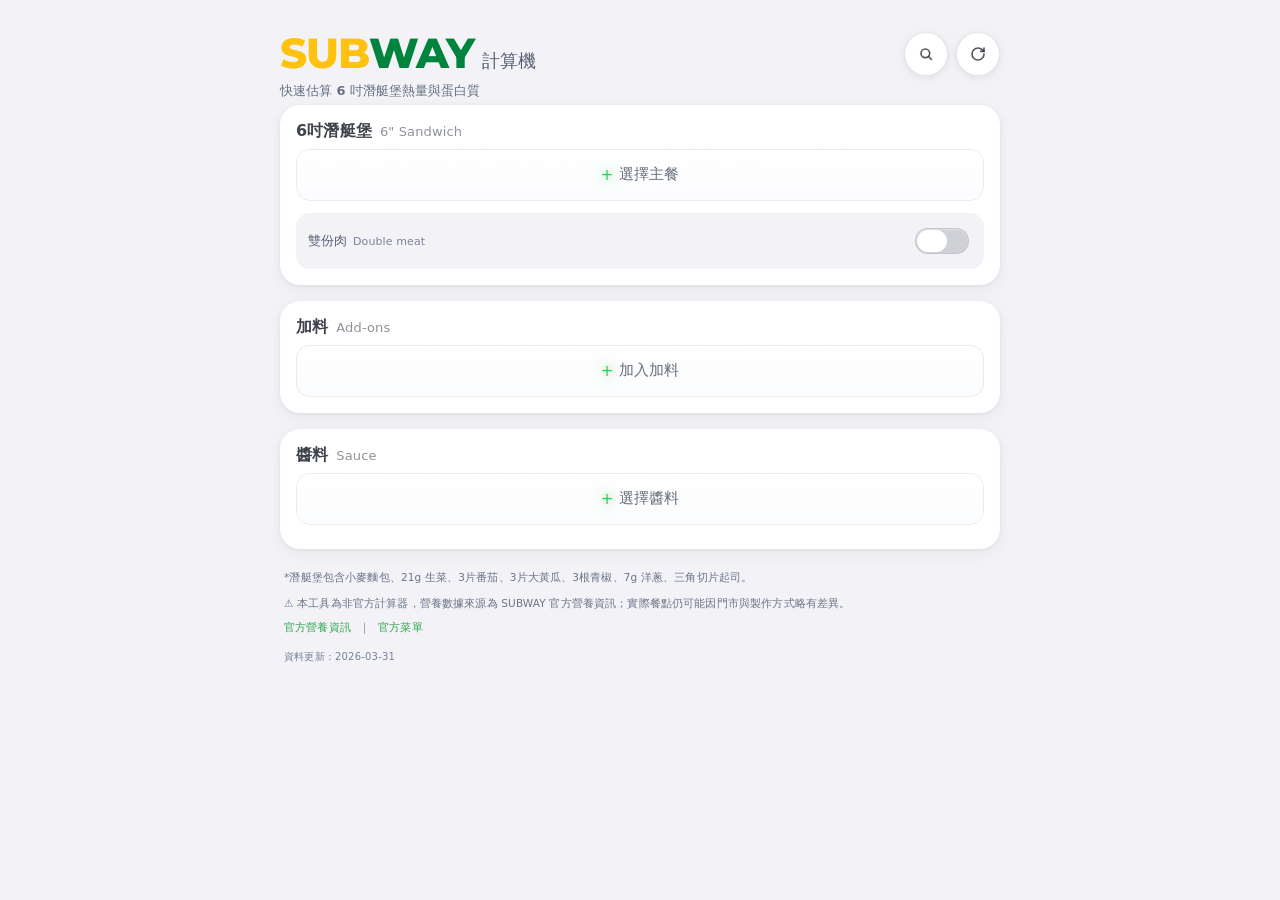
<file: index.html>
<!DOCTYPE html>
<html lang="zh-Hant">
<head>

<meta charset="UTF-8">
<meta name="viewport" content="width=device-width, initial-scale=1, viewport-fit=cover">
<title>Subway calculator</title>
<meta name="description" content="快速估算 6 吋 Subway 潛艇堡熱量與蛋白質的非官方計算器。">

<link rel="icon" href="favicon.png">
<meta name="apple-mobile-web-app-capable" content="yes">
<meta name="apple-mobile-web-app-status-bar-style" content="black-translucent">
<meta name="apple-mobile-web-app-title" content="Subway Calc">
<meta name="mobile-web-app-capable" content="yes">
<meta name="theme-color" content="#1b1f26">
<link rel="apple-touch-icon" href="favicon.png">

<link href="https://fonts.googleapis.com/css2?family=Montserrat:wght@600;700;800&display=swap" rel="stylesheet">
<link rel="stylesheet" href="styles.css?v=20260520k">
</head>

<body>

<main class="app-shell">
<header class="app-header">
  <div>
    <h1 class="logo">
      <span class="sub">SUB</span><span class="way">WAY</span>
      <span class="title-sub">計算機</span>
    </h1>
    <p class="app-tagline">快速估算 6 吋潛艇堡熱量與蛋白質</p>
  </div>
  <div class="top-actions">
    <button type="button" class="icon-symbol-btn" aria-label="搜尋 Search" title="搜尋 Search" onclick="openQuickSearch()">
      <svg class="icon-symbol-btn__icon" viewBox="0 0 24 24" fill="none" stroke="currentColor" stroke-width="2.5" stroke-linecap="round" stroke-linejoin="round" aria-hidden="true">
        <circle cx="11" cy="11" r="6.5"/>
        <line x1="15.7" y1="15.7" x2="20.2" y2="20.2"/>
      </svg>
    </button>
    <button type="button" class="reset-btn" aria-label="重設 Reset" title="重設 Reset" onclick="resetAll()">
      <svg class="reset-btn__icon" viewBox="0 0 24 24" fill="none" stroke="currentColor" stroke-width="2.5" stroke-linecap="round" stroke-linejoin="round" aria-hidden="true">
        <path d="M21 12a9 9 0 1 1-9-9c2.52 0 4.93 1 6.74 2.74L21 8"/>
        <path d="M21 3v5h-5"/>
      </svg>
    </button>
  </div>
</header>

<div class="builder-panel">

<!-- 主餐 -->
<section class="option-section option-section-main">
<div class="section-head section-head-main">
<div class="section-head-inline">
  <span class="section-title">6吋潛艇堡</span>
  <span class="section-subtitle section-subtitle-inline">6" Sandwich</span>
</div>
</div>
<div id="mainPickerRow" class="section-picker-top">
  <div id="mainPicker" class="picker-field picker-field--placeholder picker-field--plus" role="button" tabindex="0" onclick="openMainPicker()">
    選擇主餐
  </div>
</div>
<select id="main" onchange="calc()" style="display:none;"></select>
<div class="section-toggle-wrap section-toggle-under">
  <span class="double-meat-label">雙份肉 <span>Double meat</span></span>
  <input type="checkbox" id="double" onchange="calc()"
    onclick="event.stopPropagation()"
    ontouchstart="event.stopPropagation()">
</div>
</section>

<!-- 加料 -->
<section class="option-section">
<div class="section-head section-head-main">
  <div class="section-head-inline">
    <span class="section-title">加料</span>
    <span id="addonLabel" class="section-subtitle section-subtitle-inline">Add-ons</span>
  </div>
</div>
<div id="addonList" style="min-height:0;"></div>
<div id="addonEmptyPicker" class="picker-field picker-field--placeholder picker-field--plus section-picker-top" role="button" tabindex="0" onclick="openAddonPicker(addonActiveGroup)">
  加入加料
</div>
<div id="addonSwipeHint" class="swipe-hint" style="display:none;">左滑刪除 Swipe to delete</div>
</section>

<!-- 醬料 -->
<section class="option-section">
<div class="section-head section-head-main">
  <div class="section-head-inline">
    <span class="section-title">醬料</span>
    <span class="section-subtitle section-subtitle-inline">Sauce</span>
  </div>
</div>
<div id="sauce1Row" class="section-picker-top">
  <div id="sauce1Picker" class="picker-field picker-field-fill picker-field--placeholder picker-field--plus" role="button" tabindex="0" onclick="openSauce1Picker()">
    選擇醬料
  </div>
</div>
<input type="hidden" id="sauce1" value="">
  <div id="sauce2EmptyPicker" class="picker-field picker-field--placeholder picker-field--plus stack-gap" role="button" tabindex="0" onclick="addSauce2()" style="display:none;">
    加第二種醬
  </div>
  <div id="sauce2List" class="stack-gap"></div>
  <div id="sauceSwipeHint" class="swipe-hint" style="display:none;">左滑刪除 Swipe to delete</div>
</section>

<div id="disclaimerDetail" class="footer-detail footer-detail-static">
  <p class="footer-line">*潛艇堡包含小麥麵包、21g 生菜、3片番茄、3片大黃瓜、3根青椒、7g 洋蔥、三角切片起司。</p>
  <p class="footer-line">⚠️ 本工具為非官方計算器，營養數據來源為 SUBWAY 官方營養資訊；實際餐點仍可能因門市與製作方式略有差異。</p>
  <p class="footer-links">
    <a href="https://subway.com.tw/GoWeb2/include/meals-nutrition.html" target="_blank" rel="noopener noreferrer" class="footer-inline-link">官方營養資訊</a>
    <span class="footer-link-sep">｜</span>
    <a href="https://subway.com.tw/GoWeb2/include/index.php?Page=1&Cate02=%E6%BD%9B%E8%89%87%E5%A0%A1" target="_blank" rel="noopener noreferrer" class="footer-inline-link">官方菜單</a>
  </p>
  <p class="footer-version">資料更新：2026-03-31</p>
</div>
</div>

<!-- 結果 -->
<div class="result" id="result" aria-live="polite"></div>
</main>

<div id="addonModal" class="sheet-modal" role="dialog" aria-modal="true" aria-labelledby="addonModalTitle">
  <div class="sheet-panel" tabindex="-1">
    <div class="sheet-grabber-wrap" aria-hidden="true"><div class="sheet-grabber"></div></div>
    <div id="addonModalTitle" class="modal-panel-title">選擇加料</div>
    <div id="addonCategoriesWrapper" class="modal-categories-wrapper">
      <div id="addonModalCategories" class="modal-categories"></div>
    </div>
    <input id="addonSearch" class="modal-search-input" type="text" placeholder="Search" autocomplete="off" oninput="renderAddonItems(addonActiveGroup)">
    <div id="addonItems" class="modal-items"></div>
  </div>
</div>
<div id="mainModal" class="sheet-modal" role="dialog" aria-modal="true" aria-labelledby="mainModalTitle">
  <div class="sheet-panel" tabindex="-1">
    <div class="sheet-grabber-wrap" aria-hidden="true"><div class="sheet-grabber"></div></div>
    <div id="mainModalTitle" class="modal-panel-title">選擇主餐</div>
    <div id="mainCategoriesWrapper" class="modal-categories-wrapper">
      <div id="mainModalCategories" class="modal-categories"></div>
    </div>
    <input id="mainSearch" class="modal-search-input" type="text" placeholder="Search" autocomplete="off" oninput="renderMainItems(mainActiveGroup)">
    <div id="mainItems" class="modal-items"></div>
  </div>
</div>
<div id="sauceModal" class="sheet-modal" role="dialog" aria-modal="true" aria-labelledby="sauceModalTitle">
  <div class="sheet-panel" tabindex="-1">
    <div class="sheet-grabber-wrap" aria-hidden="true"><div class="sheet-grabber"></div></div>
    <div id="sauceModalTitle" class="modal-panel-title">選擇醬料</div>
    <div id="sauceItems" class="modal-items"></div>
  </div>
</div>
<div id="quickSearchModal" class="sheet-modal" role="dialog" aria-modal="true" aria-labelledby="quickSearchModalTitle">
  <div class="sheet-panel" tabindex="-1">
    <div class="sheet-grabber-wrap" aria-hidden="true"><div class="sheet-grabber"></div></div>
    <div id="quickSearchModalTitle" class="modal-panel-title">快速搜尋</div>
    <input id="quickSearchInput" class="modal-search-input" type="text" placeholder="Search" autocomplete="off" oninput="renderQuickSearchItems()">
    <div id="quickSearchItems" class="modal-items"></div>
  </div>
</div>
<script src="app.js?v=20260520k"></script>
</body>
</html>
</file>
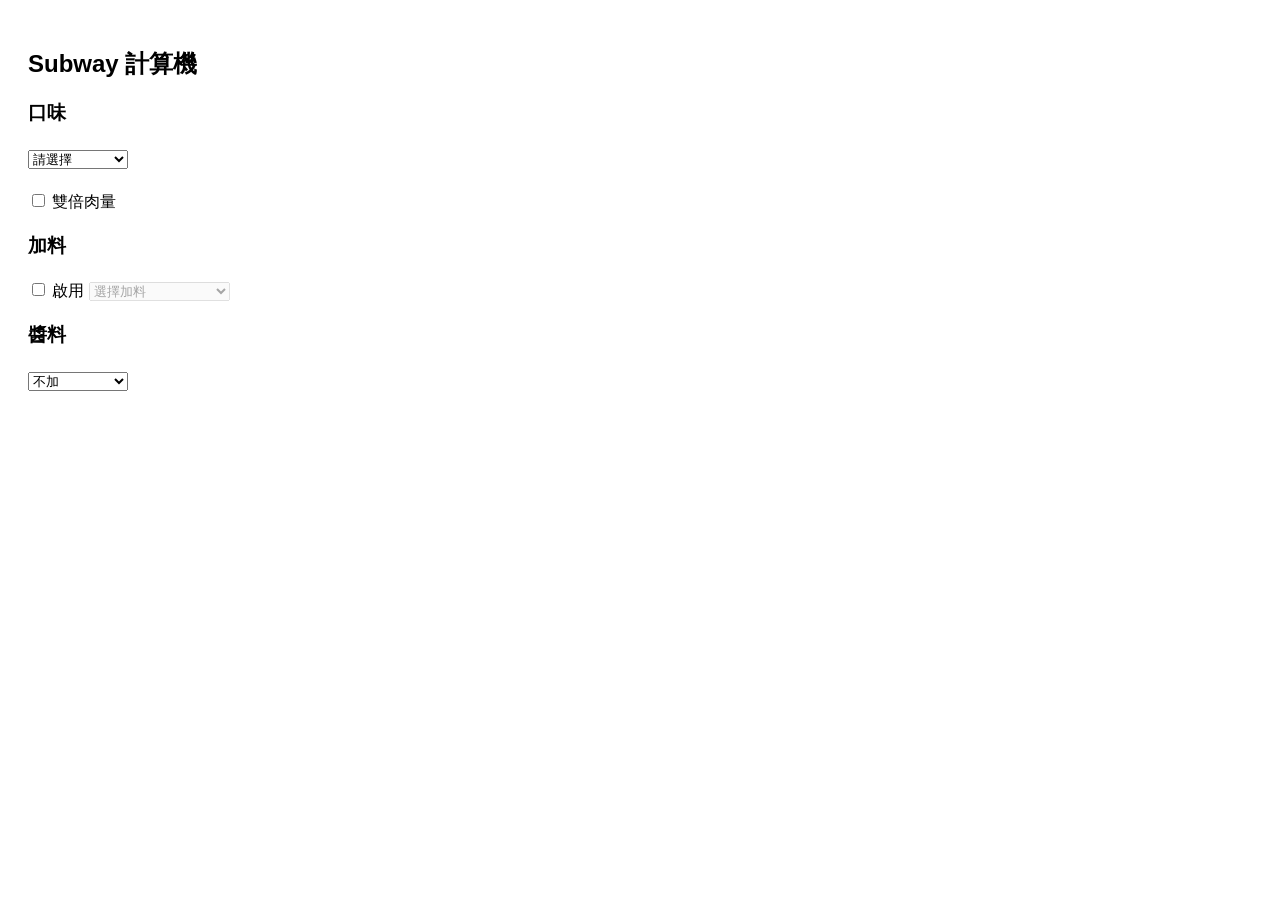
<file: subwaycalculator.html>
<!DOCTYPE html>
<html>
<head>
<meta name="viewport" content="width=device-width, initial-scale=1">
<style>
body { font-family: sans-serif; padding: 20px; }
.section { margin-top: 20px; }
.result { margin-top: 20px; font-size: 18px; color: red; }
select, input { margin-top: 5px; }
</style>
</head>

<body>

<h2>Subway 計算機</h2>

<!-- 主餐 -->
<div class="section">
<h3>口味</h3>
<select id="main" onchange="calc()"></select>
</div>

<!-- 雙倍肉 -->
<div class="section">
<label><input type="checkbox" id="double" onchange="calc()"> 雙倍肉量</label>
</div>

<!-- 加料 -->
<div class="section">
<h3>加料</h3>

<label>
<input type="checkbox" onchange="toggleAddon(this)"> 啟用
</label>
<select id="addon" disabled onchange="calc()"></select>

</div>

<!-- 醬料 -->
<div class="section">
<h3>醬料</h3>
<select id="sauce" onchange="calc()"></select>
</div>

<!-- 結果 -->
<div class="result" id="result"></div>

<script>

// ===== 資料庫 =====
const data = {

main:{
"照燒雞肉":{cal:362,protein:27},
"厚切嫩牛":{cal:366,protein:26},
"鮮嫩雞柳":{cal:324,protein:25},
"香烤雞肉":{cal:331,protein:23},
"鮪魚":{cal:507,protein:22},
"義大利經典":{cal:409,protein:22},
"燒烤牛肉":{cal:346,protein:21},
"百味俱樂部":{cal:325,protein:21},
"義大利牛肉丸":{cal:383,protein:20},
"嫩切雞肉":{cal:300,protein:20},
"火腿":{cal:317,protein:19},
"哈燒起司總匯":{cal:321,protein:18},
"蛋沙拉":{cal:421,protein:17},
"墨西哥辣牛":{cal:320,protein:17},
"鷹嘴豆泥餅":{cal:425,protein:16},
"墨西哥手撕豬":{cal:321,protein:16},
"素食蔬菜":{cal:250,protein:10}
},

addon:{
"鮮嫩雞柳":{cal:74,protein:15},
"嫩切雞肉(3片)":{cal:50,protein:10},
"嫩切雞肉(1片)":{cal:17,protein:3},
"香烤雞肉":{cal:81,protein:13},
"照燒雞肉":{cal:112,protein:17},
"百味俱樂部":{cal:75,protein:10},
"厚切嫩牛":{cal:100,protein:13},
"燒烤牛肉(1片/19.5g)":{cal:32,protein:4},
"嫩煎蛋(1片)":{cal:41,protein:5},
"火腿(4片)":{cal:67,protein:8},
"火腿(1片)":{cal:17,protein:2},
"辣豆瓣嫩牛":{cal:157,protein:18},
"燒烤牛肉(3片/59g)":{cal:96,protein:11},
"哈燒起司總匯":{cal:71,protein:8},
"墨西哥辣牛":{cal:70,protein:7},
"培根(1條)":{cal:24,protein:2},
"墨西哥手撕豬":{cal:118,protein:9},
"義大利經典":{cal:159,protein:12},
"義大利牛肉丸":{cal:133,protein:10},
"切絲巧達起司":{cal:55,protein:3.3},
"英式切片起司(2片)":{cal:39,protein:2.3},
"義式辣香腸(1片)":{cal:18,protein:1},
"義式煙燻臘腸(1片)":{cal:20,protein:1},
"鮪魚":{cal:257,protein:12},
"酪梨泥(1球)":{cal:24,protein:1},
"蛋沙拉(1球)":{cal:86,protein:3.3},
"蛋沙拉(2球)":{cal:171,protein:6.5},
"鷹嘴豆泥餅(1顆)":{cal:58,protein:2},
"鷹嘴豆泥餅(3顆)":{cal:175,protein:6}
},

sauce:{
"不加":{cal:0},
"千島醬":{cal:36.7},
"紅酒醋":{cal:0.3},
"美乃滋":{cal:100},
"甜蔥醬":{cal:33},
"鄉村醬":{cal:74},
"黃芥末":{cal:9},
"義大利油醋醬":{cal:14.8},
"蜂蜜芥末醬":{cal:21},
"墨西哥西南醬":{cal:66},
"橄欖油":{cal:44}
}

}

// ===== 初始化 dropdown =====
function init(){
let main = document.getElementById("main")
main.innerHTML = '<option value="">請選擇</option>'
Object.keys(data.main).forEach(i=>{
main.innerHTML += `<option>${i}</option>`
})

let addon = document.getElementById("addon")
addon.innerHTML = '<option value="">選擇加料</option>'
Object.keys(data.addon).forEach(i=>{
addon.innerHTML += `<option>${i}</option>`
})

let sauce = document.getElementById("sauce")
Object.keys(data.sauce).forEach(i=>{
sauce.innerHTML += `<option>${i}</option>`
})
}

// ===== 控制加料開關 =====
function toggleAddon(cb){
document.getElementById("addon").disabled = !cb.checked
calc()
}

// ===== 核心計算 =====
function calc(){
let total = {cal:0, protein:0}

// 主餐
let main = document.getElementById("main").value
if(main){
total.cal += data.main[main].cal
total.protein += data.main[main].protein
}

// 雙倍肉（XLOOKUP）
if(document.getElementById("double").checked && main){
if(data.addon[main]){
total.cal += data.addon[main].cal
total.protein += data.addon[main].protein
}
}

// 加料
let addon = document.getElementById("addon").value
if(addon){
total.cal += data.addon[addon].cal
total.protein += data.addon[addon].protein
}

// 醬料
let sauce = document.getElementById("sauce").value
if(sauce){
total.cal += data.sauce[sauce].cal
}

// 顯示
document.getElementById("result").innerHTML =
`卡路里: ${total.cal} kcal<br>蛋白質: ${total.protein} g`
}

init()

</script>

</body>
</html>
</file>
<file: styles.css>
:root {
  --subway-green-light: #34C759;
  --accent-purple: #6a0dad;
  --ios-green-btn: #34C759;
  --ios-green-on: #f3fff7;
  --kcal-muted: #8E8E93;
  --glass-bg: rgba(246,247,249,0.84);
  --glass-border: rgba(203,206,213,0.62);
  --glass-highlight: rgba(255,255,255,0.62);
  --glass-shadow: 0 18px 34px rgba(34,36,42,0.16);
  --glass-blur: 16px;
  --glass-sat: 135%;
  /* 8pt spacing scale */
  --space-1: 4px;
  --space-2: 8px;
  --space-3: 12px;
  --space-4: 16px;
  --space-5: 20px;
  --space-6: 24px;
  --page-bg: #F2F2F7;
  --html-bg: #F2F2F7;
  --result-surface: #FFFFFF;
  --result-text: #1C1C1E;
  --result-border: rgba(60, 60, 67, 0.14);
  --result-shadow: 0 8px 32px rgba(0, 0, 0, 0.12), 0 2px 8px rgba(0, 0, 0, 0.06);
  --result-muted: #6E6E73;
  --result-chevron: rgba(60, 60, 67, 0.42);
  --result-chevron-hover: rgba(28, 28, 30, 0.72);
  --result-row-active: rgba(0, 0, 0, 0.05);
  --result-breakdown: #8E8E93;
}

html {
  background: var(--html-bg);
  overflow-x: hidden;
}

body {
  font-family: -apple-system, BlinkMacSystemFont, "SF Pro Text", "SF Pro Display", system-ui, sans-serif;
  background: var(--page-bg);
  margin: 0;
  padding: 14px 20px 20px;
  color: #1C1C1E;
  line-height: 1.45;
  padding-bottom: calc(180px + env(safe-area-inset-bottom));
  -webkit-overflow-scrolling: touch;
  touch-action: manipulation;
  overscroll-behavior-y: contain;
}

body.modal-open {
  overflow: hidden;
}

.logo {
  font-family: 'Montserrat', -apple-system, BlinkMacSystemFont, system-ui;
  font-size: 38px;
  font-weight: 800;
  letter-spacing: 0.5px;
  margin-bottom: 16px;
  display: flex;
  align-items: baseline;
  -webkit-font-smoothing: antialiased;
}

.logo .sub {
  color: #FFC20E;
  letter-spacing: -1px;
}

.logo .way {
  color: #00843D;
  letter-spacing: -1px;
}

.logo .title-sub {
  font-size: 18px;
  color: #596174;
  letter-spacing: 0;
  font-weight: 500;
  margin-left: 10px;
  transform: translateY(-1px);
}

.top-actions {
  position: fixed;
  top: calc(6px + env(safe-area-inset-top));
  right: 14px;
  z-index: 1200;
  display: flex;
  flex-direction: column;
  align-items: flex-end;
  gap: 0;
  margin: 0;
}

.reset-row {
  display: flex;
  justify-content: flex-end;
  margin-top: 0;
  margin-bottom: 10px;
}

.icon-symbol-btn {
  border: none;
  background: transparent;
  box-shadow: none;
  border-radius: 0;
  width: auto;
  height: auto;
  padding: 0 2px;
  color: #656a73;
  font-size: 30px;
  line-height: 1;
  font-weight: 420;
  display: inline-flex;
  align-items: center;
  justify-content: center;
  transition: color 0.16s ease, transform 0.16s ease, opacity 0.16s ease;
}

.icon-symbol-btn:hover {
  color: #4f545f;
  transform: translateY(-1px);
  filter: none;
}

.icon-symbol-btn:active {
  transform: translateY(0);
}

.reset-btn {
  width: 46px;
  height: 46px;
  padding: 0;
  border-radius: 999px;
  border: none;
  background: rgba(131,136,145,0.42);
  color: #ffffff;
  font-size: 0;
  line-height: 0;
  display: inline-flex;
  align-items: center;
  justify-content: center;
  box-shadow: none;
  backdrop-filter: blur(6px);
  -webkit-backdrop-filter: blur(6px);
  transition: transform 0.2s ease, color 0.2s ease, border-color 0.2s ease, background 0.2s ease, box-shadow 0.2s ease;
}

.icon-symbol-btn__icon,
.reset-btn__icon {
  width: 15px;
  height: 15px;
  flex-shrink: 0;
  display: block;
  pointer-events: none;
}

.reset-btn:hover {
  color: #ffffff;
  background: rgba(121,126,136,0.5);
}

.reset-btn:active {
  background: rgba(109,115,126,0.56);
}

.reset-btn.animating {
  animation: resetBtnSpin 0.38s cubic-bezier(.22,.61,.36,1);
}

.double-meat-label {
  font-size: 13px;
  color: #60697a;
  font-weight: 600;
  line-height: 1.1;
}

.card {
  background: var(--glass-bg);
  border-radius: 28px;
  padding: 20px 18px;
  margin-bottom: 20px;
  box-shadow: var(--glass-shadow), inset 0 1px 0 rgba(255,255,255,0.58);
  border: none;
  position: relative;
  z-index: 0;
  transition: 0.15s ease;
  backdrop-filter: blur(var(--glass-blur)) saturate(var(--glass-sat));
  -webkit-backdrop-filter: blur(var(--glass-blur)) saturate(var(--glass-sat));
}

.card::before {
  content: "";
  position: absolute;
  inset: 1px;
  border-radius: 28px;
  pointer-events: none;
  background: linear-gradient(180deg, var(--glass-highlight) 0%, rgba(255,255,255,0.14) 50%, rgba(255,255,255,0) 100%);
  opacity: 0.86;
}

/* Lean sections: title outside, only picker rows visible */
.option-section {
  margin-bottom: 20px;
}

.option-section-main {
  margin-bottom: 14px;
}

.section-head {
  margin-bottom: 4px;
}

.section-head-main {
  display: flex;
  justify-content: space-between;
  align-items: center;
}

.section-head-stack {
  display: flex;
  flex-direction: column;
  align-items: flex-start;
}

.section-head-inline {
  display: flex;
  align-items: baseline;
  gap: 8px;
}

.section-toggle-wrap {
  display: flex;
  align-items: center;
  gap: 8px;
  line-height: 1;
}

.section-toggle-under {
  margin-top: 6px;
  justify-content: flex-end;
}

.section-picker-top {
  margin-top: var(--space-2);
}

.section-title {
  font-size: 17px;
  font-weight: 700;
  color: rgba(47,51,60,0.92);
  line-height: 1.26;
  letter-spacing: 0.01em;
}

.section-subtitle {
  color: rgba(130,134,142,0.9);
  font-size: 13px;
  font-weight: 400;
  line-height: 1.34;
  letter-spacing: 0.01em;
}

.section-subtitle-inline {
  white-space: nowrap;
}

label {
  font-size: 17px;
  font-weight: 600;
  margin-bottom: 6px;
  color: #1c1c1e;
  display: flex;
  align-items: center;
}

select {
  width: 100%;
  margin-top: 12px;
  padding: 14px;
  border-radius: 28px;
  border: 1px solid #e5e5ea;
  background: #f9f9f9;
  color: #000;
  font-size: 17px;
  line-height: 1.4;
  min-height: 48px;
  appearance: none;
  -webkit-appearance: none;
  position: relative;
  z-index: 1;
  font-weight: 400;
  transition: all 0.15s ease;
  cursor: pointer;
  transform-origin: center;
  -webkit-tap-highlight-color: transparent;
  background-image: url("data:image/svg+xml;utf8,<svg fill='%238e8e93' height='20' viewBox='0 0 20 20' width='20' xmlns='http://www.w3.org/2000/svg'><path d='M5 7l5 5 5-5z'/></svg>");
  background-repeat: no-repeat;
  background-position: right 12px center;
  background-size: 16px;
}
select option {
  font-size: 17px;
}

select:hover {
  background-color: #fff;
  border-color: #d1d1d6;
}
select:active {
  background: #fff;
}

button:hover {
  filter: brightness(1.05);
}
button:active {
  filter: brightness(0.95);
}

button:focus-visible,
.picker-field:focus-visible {
  outline: 3px solid rgba(52,199,89,0.38);
  outline-offset: 3px;
}

select:focus {
  outline: none;
  border-color: var(--ios-green-btn);
  box-shadow: 0 0 0 2px rgba(47,168,79,0.22);
}

select:focus-visible {
  box-shadow: 0 0 0 2px rgba(47,168,79,0.22);
}

.picker-field {
  padding: 12px 12px;
  border-radius: 28px;
  border: 1px solid rgba(255,255,255,0.44);
  background:
    linear-gradient(180deg, rgba(255,255,255,0.26) 0%, rgba(230,236,245,0.16) 100%),
    radial-gradient(125% 125% at 8% -20%, rgba(255,255,255,0.68) 0%, rgba(255,255,255,0) 62%);
  color: rgba(40,49,63,0.92);
  font-size: 17px;
  line-height: 1.3;
  min-height: 48px;
  display: flex;
  align-items: center;
  cursor: pointer;
  position: relative;
  overflow: hidden;
  backdrop-filter: blur(22px) saturate(146%);
  -webkit-backdrop-filter: blur(22px) saturate(146%);
  box-shadow: inset 0 1px 0 rgba(255,255,255,0.62);
  -webkit-tap-highlight-color: transparent;
}

.picker-field:not(.picker-field--plus) {
  padding-right: 12px;
}

.picker-field:not(.picker-field--plus)::after {
  content: none;
}

.picker-field-with-minus::after {
  content: none !important;
}

.picker-field::before {
  content: none;
}

.picker-field-fill {
  flex: 1;
}

.picker-field--placeholder {
  color: rgba(123,131,146,0.9);
}

.picker-field--plus {
  justify-content: center;
  text-align: center;
  font-size: 20px;
  font-weight: 400;
  letter-spacing: 0;
  color: rgba(136,145,160,0.9);
}

.picker-bilingual {
  flex: 1;
  min-width: 0;
  overflow: hidden;
  text-overflow: ellipsis;
  white-space: nowrap;
  line-height: 1.28;
}

.picker-zh-inline {
  line-height: 1.28;
  letter-spacing: 0.005em;
}

.picker-en-inline {
  color: rgba(94,103,119,0.88);
  font-size: 0.82em;
  letter-spacing: 0.01em;
  line-height: 1.28;
  white-space: nowrap;
}

.picker-field.picker-field--plus {
  background:
    linear-gradient(180deg, rgba(255,255,255,0.26) 0%, rgba(230,236,245,0.16) 100%),
    radial-gradient(125% 125% at 8% -20%, rgba(255,255,255,0.68) 0%, rgba(255,255,255,0) 62%);
  box-shadow: inset 0 1px 0 rgba(255,255,255,0.62);
}

.modal-search-input {
  width: 100%;
  max-width: 100%;
  box-sizing: border-box;
  margin: var(--space-2) 0 var(--space-3);
  padding: 10px 12px 10px 44px;
  border-radius: 28px;
  border: 1px solid rgba(170,174,182,0.56);
  background-color: transparent;
  background-image: url("data:image/svg+xml;utf8,<svg xmlns='http://www.w3.org/2000/svg' viewBox='0 0 24 24'><circle cx='11' cy='11' r='6.5' stroke='%236a6f78' stroke-width='2.8' fill='none'/><line x1='15.7' y1='15.7' x2='20.2' y2='20.2' stroke='%236a6f78' stroke-width='2.8' stroke-linecap='round'/></svg>");
  background-repeat: no-repeat;
  background-position: 12px center;
  background-size: 18px 18px;
  color: #232933;
  font-size: 16px;
  outline: none;
  backdrop-filter: blur(12px) saturate(130%);
  -webkit-backdrop-filter: blur(12px) saturate(130%);
}

.modal-search-input:focus,
.modal-search-input:focus-visible {
  outline: none;
  border-color: rgba(120,126,138,0.62);
  background-color: rgba(35,41,51,0.07);
  box-shadow: inset 0 0 0 1px rgba(35,41,51,0.1);
}

.modal-item-title {
  font-weight: 500;
  line-height: 1.3;
  letter-spacing: 0.005em;
}

.modal-item-title.modal-title-break {
  display: flex;
  flex-direction: column;
  align-items: flex-start;
  gap: 2px;
}

.modal-zh-inline {
  color: inherit;
  line-height: 1.28;
}

.modal-panel-title {
  font-size: 16px;
  font-weight: 650;
  line-height: 1.3;
  margin-bottom: 8px;
  color: rgba(98,104,116,0.9);
}

.modal-en-inline {
  color: inherit;
  margin-left: 4px;
  font-size: 0.88em;
  letter-spacing: 0;
  line-height: 1.3;
  display: inline-block;
  transform: translateY(0.5px);
}

.modal-en-break {
  display: block;
  color: inherit;
  font-size: 0.88em;
  line-height: 1.3;
  letter-spacing: 0.01em;
  margin-top: 2px;
}

.item-protein {
  font-size: 11px;
  color: var(--kcal-muted);
  display: inline;
}

.item-efficiency {
  font-size: 11px;
  color: var(--kcal-muted);
  display: block;
}

.modal-recent-hint {
  font-size: 10px;
  color: #74809a;
  padding: 6px 12px 6px;
  letter-spacing: 0.2px;
  line-height: 1;
}

.modal-recent-shortcuts {
  padding: 4px 12px 10px;
  border-bottom: 1px solid #e7e8ed;
  margin-bottom: 2px;
}

.modal-recent-row {
  display: flex;
  gap: 8px;
  overflow-x: auto;
  padding-bottom: 2px;
  scrollbar-width: none;
  -ms-overflow-style: none;
}

.modal-recent-row::-webkit-scrollbar {
  display: none;
}

.modal-recent-btn {
  border: 1px solid rgba(47,168,79,0.35);
  background: rgba(47,168,79,0.1);
  color: #1f8f44;
  border-radius: 999px;
  font-size: 12px;
  font-weight: 600;
  padding: 6px 10px;
  white-space: nowrap;
  min-height: 34px;
}

.swipe-hint {
  font-size: 11px;
  color: #768198;
  margin-top: var(--space-2);
  margin-bottom: var(--space-1);
}

.minus-btn {
  border: 1px solid rgba(199,58,51,0.3);
  background: rgba(199,58,51,0.12);
  border-radius: 50%;
  width: 28px;
  height: 28px;
  display: flex;
  align-items: center;
  justify-content: center;
  font-size: 18px;
  cursor: pointer;
  color: #c73a33;
  transition: all 0.15s ease;
  opacity: 0.9;
}

.picker-row-with-minus {
  position: relative;
  display: block;
}

.picker-row-with-minus .minus-btn {
  position: absolute;
  right: 10px;
  top: 50%;
  transform: translateY(-50%);
  z-index: 2;
  opacity: 0;
  pointer-events: none;
  transition: opacity 0.18s ease;
}

.picker-row-with-minus.swiped .minus-btn {
  opacity: 1;
  pointer-events: auto;
}

.picker-row-with-minus:hover .minus-btn,
.picker-row-with-minus:focus-within .minus-btn {
  opacity: 1;
  pointer-events: auto;
}

.picker-field-with-minus {
  padding-right: 12px;
  transition: transform 0.2s ease;
}

.picker-select-flash {
  animation: pickerSelectFlash 0.26s cubic-bezier(.22,.61,.36,1);
}

.picker-soft-appear {
  animation: pickerSoftAppear 0.24s cubic-bezier(.22,.61,.36,1);
}

.picker-row-with-minus.row-enter {
  animation: rowEnterPop 0.28s cubic-bezier(.2,.7,.2,1);
}

@keyframes pickerSelectFlash {
  0% {
    transform: scale(1);
    box-shadow: 0 0 0 0 rgba(95,211,125,0);
  }
  45% {
    transform: scale(0.995);
    box-shadow: 0 0 0 3px rgba(95,211,125,0.16);
  }
  100% {
    transform: scale(1);
    box-shadow: 0 0 0 0 rgba(95,211,125,0);
  }
}

@keyframes pickerSoftAppear {
  0% {
    opacity: 0;
    transform: translateY(6px) scale(0.995);
  }
  100% {
    opacity: 1;
    transform: translateY(0) scale(1);
  }
}

@keyframes rowEnterPop {
  0% {
    opacity: 0;
    transform: translateY(8px) scale(0.986);
    filter: saturate(0.96);
  }
  65% {
    opacity: 1;
    transform: translateY(-1px) scale(1.003);
    filter: saturate(1.02);
  }
  100% {
    opacity: 1;
    transform: translateY(0) scale(1);
    filter: none;
  }
}

/* Peek animation: hint at swipe-to-delete on first item */
@keyframes swipePeek {
  0%   { transform: translateX(0); }
  18%  { transform: translateX(-62px); }
  62%  { transform: translateX(-62px); }
  82%  { transform: translateX(4px); }
  100% { transform: translateX(0); }
}
.swipe-row.peek-hint .picker-field {
  animation: swipePeek 0.9s cubic-bezier(.36,.07,.19,.97) 0.55s both;
  pointer-events: none;
}
.swipe-row.peek-hint .swipe-clear-btn {
  opacity: 1 !important;
  pointer-events: none;
}

.picker-row-with-minus.removing,
.swipe-row.removing {
  pointer-events: none;
  will-change: transform, opacity;
  animation: rowDeleteOut 0.34s cubic-bezier(.20,.72,.28,1) forwards;
}

.picker-row-with-minus.removing .picker-field,
.swipe-row.removing .picker-field {
  opacity: 0.9;
  will-change: transform, opacity, filter;
  animation: deletePopField 0.34s cubic-bezier(.20,.72,.28,1) forwards;
}

.picker-row-with-minus.removing .minus-btn,
.swipe-row.removing .swipe-clear-btn {
  opacity: 0;
  transition: opacity 0.18s ease;
}

.swipe-row {
  position: relative;
  overflow: hidden;
  border-radius: 14px;
  isolation: isolate;
}

.swipe-row .picker-field {
  width: 100%;
  box-sizing: border-box;
  transition: transform 0.22s cubic-bezier(.22,.61,.36,1);
  touch-action: pan-y;
  position: relative;
  z-index: 2;
  will-change: transform;
}

.swipe-row.swipe-dragging .picker-field {
  transition: none;
}

body.swipe-dragging {
  user-select: none;
  -webkit-user-select: none;
  cursor: grabbing;
}

.swipe-clear-btn {
  position: absolute;
  right: 0;
  top: 0;
  bottom: 0;
  transform: translateX(-10px);
  width: 56px;
  height: auto;
  border-radius: 14px;
  border: 1px solid rgba(255,255,255,0.44);
  background:
    linear-gradient(180deg, rgba(255,255,255,0.28) 0%, rgba(230,236,245,0.18) 100%),
    radial-gradient(120% 120% at 8% -20%, rgba(255,255,255,0.7) 0%, rgba(255,255,255,0) 62%);
  box-shadow: inset 0 1px 0 rgba(255,255,255,0.62);
  font-size: 15px;
  font-weight: 600;
  letter-spacing: 0.01em;
  backdrop-filter: blur(22px) saturate(146%);
  -webkit-backdrop-filter: blur(22px) saturate(146%);
  opacity: 0;
  pointer-events: none;
  transition: opacity 0.18s ease, width 0.08s ease, padding-left 0.14s ease,
              background 0.16s ease, border-radius 0.14s ease;
  z-index: 1;
  overflow: hidden;
  white-space: nowrap;
  display: inline-flex;
  align-items: center;
  justify-content: flex-end;
  padding: 0 16px;
  --clearLabelOpacity: 0;
  color: rgba(199,58,51,var(--clearLabelOpacity));
  min-height: 44px;
}

/* Commit state: full row width, label left-aligned, intense red */
.swipe-clear-btn.swipe-commit {
  justify-content: flex-start;
  padding-left: 22px;
  border-radius: 16px;
  background: linear-gradient(135deg, #e03428 0%, #c73a33 100%);
  border-color: rgba(255,120,100,0.4);
  box-shadow: inset 0 1px 0 rgba(255,200,190,0.3), 0 2px 12px rgba(199,58,51,0.35);
  --clearLabelOpacity: 1;
  color: #fff;
}

.swipe-row.swipe-dragging .swipe-clear-btn {
  transition: none;
}

.swipe-row.swiped .swipe-clear-btn {
  opacity: 1;
  pointer-events: auto;
}

.swipe-row:not(.has-swipe-value) .swipe-clear-btn {
  opacity: 0 !important;
  pointer-events: none !important;
  width: 0 !important;
}

@media (hover: hover) and (pointer: fine) {
  .swipe-hint {
    display: none !important;
  }
}

/* First sauce row clear animation (without removing DOM node) */
.picker-field.main-removing,
.picker-field.sauce-main-removing {
  animation: sauceMainClearOut 0.18s cubic-bezier(.22,.61,.36,1);
}

@keyframes sauceMainClearOut {
  0% {
    opacity: 1;
    transform: translateX(0) scale(1);
  }
  100% {
    opacity: 0.56;
    transform: translateX(-10px) scale(0.992);
  }
}

@keyframes rowDeleteOut {
  0% {
    opacity: 1;
    transform: translateX(0) scale(1);
  }
  35% {
    opacity: 0.92;
    transform: translateX(-16px) scale(0.998);
  }
  100% {
    opacity: 0;
    transform: translateX(-72px) scale(0.99);
  }
}

@keyframes deletePopField {
  0% {
    opacity: 1;
    transform: scale(1);
    filter: saturate(1);
  }
  45% {
    opacity: 0.78;
    transform: translateX(-8px) scale(0.998);
    filter: saturate(0.95);
  }
  100% {
    opacity: 0.38;
    transform: translateX(-14px) scale(0.995);
    filter: saturate(0.88);
  }
}

#addonList .addon-row .picker-field {
  margin-top: 0;
  font-weight: 400;
}

.footer-detail {
  font-size: 10.5px;
  color: #6c7589;
  line-height: 1.68;
  letter-spacing: 0.15px;
  margin-top: 8px;
}

.footer-detail-static {
  margin-top: 0;
  padding: var(--space-1) var(--space-1) 0;
}

.footer-line,
.footer-links,
.footer-subline,
.footer-version {
  margin: 0;
}

.footer-line {
  font-weight: 520;
}

.footer-line + .footer-line,
.footer-line + .footer-links,
.footer-links + .footer-subline,
.footer-subline + .footer-version {
  margin-top: 8px;
}

.footer-links {
  display: flex;
  align-items: center;
  gap: 8px;
  flex-wrap: wrap;
  line-height: 1.3;
}

.footer-links + .footer-version {
  margin-top: 14px;
}

.footer-link-sep {
  color: #7a8498;
  font-size: 11px;
}

.footer-subline {
  font-size: 10.5px;
  color: #738098;
}

.footer-version {
  font-size: 10px;
  color: #77829a;
  letter-spacing: 0.2px;
}

.footer-inline-link {
  color: #2fa84f;
  text-decoration: none;
  font-weight: 580;
}

.result {
  position: fixed;
  bottom: 20px;
  left: 20px;
  right: 20px;
  z-index: 9999;
  background: var(--result-surface);
  padding: 18px;
  border-radius: 24px;
  font-size: 18px;
  font-weight: 600;
  box-shadow: var(--result-shadow);
  color: var(--result-text);
  border: 1px solid var(--result-border);
  backdrop-filter: none;
  -webkit-backdrop-filter: none;
  overflow: hidden;
  margin-bottom: 10px;
  padding-bottom: calc(18px + env(safe-area-inset-bottom));
  opacity: 0;
  pointer-events: none;
  transition: opacity 0.25s ease, box-shadow 0.2s ease;
  transform: translateZ(0);
}

.result.active {
  opacity: 1;
}

.result.pop {
  animation: resultPopIn 0.34s cubic-bezier(.22,.61,.36,1);
}

@keyframes resultPopIn {
  0% {
    transform: translateY(14px) scale(0.97);
    opacity: 0.45;
  }
  65% {
    transform: translateY(-3px) scale(1.01);
    opacity: 1;
  }
  100% {
    transform: translateY(0) scale(1);
    opacity: 1;
  }
}
button {
  -webkit-tap-highlight-color: transparent;
}

button:active {
  transition: none;
}
.result::before {
  /* removed decorative gradient overlay */
}

/* .result.update removed */

.result strong {
  font-size: 20px;
  color: #34C759;
}

@keyframes copyIconOut {
  to {
    opacity: 0;
    transform: scale(0.68) rotate(-8deg);
  }
}

@keyframes copyCheckIn {
  0% {
    opacity: 0;
    transform: scale(0.45) rotate(-14deg);
  }
  55% {
    opacity: 1;
    transform: scale(1.14) rotate(2deg);
  }
  78% {
    transform: scale(0.94) rotate(0deg);
  }
  100% {
    opacity: 1;
    transform: scale(1) rotate(0deg);
  }
}

@keyframes copyBtnSuccessGlow {
  0% {
    opacity: 0;
    transform: scale(0.88);
  }
  38% {
    opacity: 0.92;
    transform: scale(1);
  }
  100% {
    opacity: 0;
    transform: scale(1.12);
  }
}

.result-copy-btn {
  border: none;
  background: rgba(131,136,145,0.42);
  color: #ffffff;
  border-radius: 999px;
  line-height: 1;
  width: 46px;
  height: 46px;
  padding: 0;
  display: inline-flex;
  align-items: center;
  justify-content: center;
  position: relative;
  overflow: hidden;
  box-shadow: none;
  backdrop-filter: blur(6px);
  -webkit-backdrop-filter: blur(6px);
  transition: transform 0.16s ease, background-color 0.22s ease, box-shadow 0.22s ease, color 0.22s ease;
}

.result-copy-btn::after {
  content: "";
  position: absolute;
  inset: 0;
  border-radius: inherit;
  background: #34C759;
  opacity: 0;
  pointer-events: none;
  transform: scale(0.88);
}

.result-copy-btn:hover {
  background: rgba(121,126,136,0.5);
}

.result-copy-btn:active {
  transform: scale(0.96);
}

.copy-icon-stack {
  position: relative;
  width: 20px;
  height: 20px;
  display: block;
  transform: translateY(0.2px) scale(1);
  opacity: 1;
  transform-origin: center;
  transition: opacity 0.2s cubic-bezier(0.4, 0, 0.2, 1), transform 0.24s cubic-bezier(0.4, 0, 0.2, 1);
}

.copy-icon-stack svg,
.copy-icon-check svg {
  width: 100%;
  height: 100%;
  display: block;
}

.copy-icon-check {
  position: absolute;
  inset: 0;
  margin: auto;
  width: 20px;
  height: 20px;
  display: block;
  opacity: 0;
  transform: scale(0.72);
  transform-origin: center;
  transition: opacity 0.2s cubic-bezier(0.4, 0, 0.2, 1), transform 0.24s cubic-bezier(0.4, 0, 0.2, 1);
}

.result-copy-btn.copied {
  color: #ffffff;
  box-shadow: 0 0 0 1px rgba(52, 199, 89, 0.42), 0 6px 18px rgba(52, 199, 89, 0.32);
}

.result-copy-btn.copied::after {
  animation: copyBtnSuccessGlow 0.62s cubic-bezier(0.33, 1, 0.68, 1) forwards;
}

.result-copy-btn.copied .copy-icon-stack {
  animation: copyIconOut 0.22s cubic-bezier(0.4, 0, 0.2, 1) forwards;
}

.result-copy-btn.copied .copy-icon-check {
  animation: copyCheckIn 0.48s cubic-bezier(0.34, 1.45, 0.64, 1) forwards;
}

.result-summary-row {
  margin-top: 8px;
}

.result-detail-btn {
  border: none;
  background: transparent;
  color: var(--result-chevron);
  border-radius: 8px;
  min-width: 20px;
  height: 20px;
  padding: 0;
  display: inline-flex;
  align-items: center;
  justify-content: center;
  transition: color 0.2s ease, background-color 0.2s ease;
  min-width: 32px;
  min-height: 32px;
}

.result-summary-toggle {
  width: 100%;
  min-height: 32px;
  padding: 4px 0 4px 0;
  gap: 8px;
  justify-content: space-between;
  cursor: pointer;
  text-align: left;
}

.result-summary-toggle:hover {
  color: var(--result-chevron-hover);
}

.result-summary-toggle:active {
  background: var(--result-row-active);
}

.result-summary-text {
  flex: 1;
  min-width: 0;
  font-size: 12px;
  line-height: 1.45;
  letter-spacing: 0.01em;
  color: var(--result-muted);
  overflow: hidden;
  pointer-events: none;
}

.result-summary-efficiency {
  color: var(--result-muted);
}

.result-breakdown-line {
  margin-top: 10px;
  font-size: 13px;
  color: var(--result-breakdown);
  line-height: 1.56;
  letter-spacing: 0.01em;
}

.result-summary-toggle .result-detail-icon {
  flex: 0 0 auto;
  pointer-events: none;
}

.result-detail-icon {
  font-size: 15px;
  line-height: 1;
  display: inline-block;
  transform: translateY(-1px) rotate(0deg);
  transition: transform 0.22s cubic-bezier(.22,.61,.36,1);
}

.result-detail-btn.expanded .result-detail-icon {
  transform: translateY(-1px) rotate(180deg);
}

.modal-checkmark {
  color: var(--ios-green-btn);
  font-size: 14px;
  font-weight: 800;
  min-width: 14px;
  text-align: center;
  flex: 0 0 14px;
}

.modal-item-meta-wrap {
  display: flex;
  align-items: center;
  justify-content: flex-end;
  gap: 8px;
  flex: 0 0 auto;
  min-width: 92px;
}

.modal-item-meta-wrap--efficiency {
  min-width: 112px;
}

.modal-item-kcal {
  font-size: 12px;
  color: var(--kcal-muted);
  white-space: nowrap;
  text-align: right;
  line-height: 1.2;
}

.modal-item-kcal--efficiency {
  white-space: normal;
  line-height: 1.35;
}

.copy-toast {
  position: fixed;
  left: 50%;
  bottom: calc(110px + env(safe-area-inset-bottom));
  transform: translateX(-50%) translateY(8px);
  background: rgba(28,30,36,0.92);
  color: #f7f8fb;
  padding: 8px 12px;
  border-radius: 10px;
  font-size: 12px;
  font-weight: 600;
  opacity: 0;
  pointer-events: none;
  transition: opacity 0.16s ease, transform 0.16s ease;
  z-index: 11000;
}

#mainModal,
#addonModal,
#sauceModal,
#quickSearchModal {
  background: rgba(0,0,0,0.3) !important;
  backdrop-filter: none;
  -webkit-backdrop-filter: none;
}

#mainModal > div,
#addonModal > div,
#sauceModal > div,
#quickSearchModal > div {
  background: rgba(240,242,248,0.48) !important;
  color: #1C1C1E !important;
  border: 1px solid rgba(255,255,255,0.88) !important;
  border-bottom: none !important;
  backdrop-filter: blur(64px) saturate(220%) brightness(1.06) !important;
  -webkit-backdrop-filter: blur(64px) saturate(220%) brightness(1.06) !important;
}

#mainCategoriesWrapper,
#addonCategoriesWrapper {
  background: transparent !important;
}

#mainItems > div,
#addonItems > div,
#sauceItems > div,
#quickSearchItems > div {
  border-bottom: 1px solid rgba(0,0,0,0.07) !important;
}

#mainItems,
#addonItems,
#sauceItems,
#quickSearchItems {
  overflow-x: hidden !important;
}

.copy-toast.show {
  opacity: 1;
  transform: translateX(-50%) translateY(0);
}

body.resetting .card {
  animation: resetCardBounce 0.34s cubic-bezier(.22,.61,.36,1);
}

body.resetting .option-section {
  animation: resetCardBounce 0.34s cubic-bezier(.22,.61,.36,1);
}

@keyframes resetCardBounce {
  0% { transform: translateY(0) scale(1); opacity: 1; }
  45% { transform: translateY(6px) scale(0.992); opacity: 0.88; }
  100% { transform: translateY(0) scale(1); opacity: 1; }
}

@keyframes resetBtnSpin {
  0% { transform: rotate(0deg) scale(1); }
  45% { transform: rotate(-24deg) scale(0.95); }
  100% { transform: rotate(0deg) scale(1); }
}
/* iOS style switch */
input[type="checkbox"] {
  appearance: none;
  -webkit-appearance: none;
  width: 54px;
  height: 26px;
  background: #cfd1d7;
  border: 1px solid rgba(0,0,0,0.06);
  border-radius: 999px;
  overflow: hidden;
  position: relative;
  outline: none;
  cursor: pointer;
  transition: background 0.2s ease, border-color 0.2s ease, box-shadow 0.2s ease, transform 0.18s ease;
  box-shadow: inset 0 1px 1px rgba(255,255,255,0.35);
}

input[type="checkbox"]::after {
  content: "";
  position: absolute;
  width: 30px;
  height: 22px;
  background: #fff;
  border-radius: 999px;
  top: 1px;
  left: 1px;
  transition: transform 0.24s cubic-bezier(.22,.61,.36,1), box-shadow 0.24s ease;
  box-shadow: none;
}

input[type="checkbox"]:checked {
  background: var(--ios-green-btn);
  animation: toggleTrackPop 0.22s cubic-bezier(.22,.61,.36,1);
}

input[type="checkbox"]:checked::after {
  transform: translateX(20px);
  box-shadow: none;
}

input[type="checkbox"]:active::after {
  transform: scale(1.04);
}

input[type="checkbox"]:active {
  transform: scale(0.985);
}

@keyframes toggleTrackPop {
  0% { transform: scale(1); }
  55% { transform: scale(1.03); }
  100% { transform: scale(1); }
}

#sauce2Container {
  opacity: 0;
  transform: translateY(-4px);
  transition: all 0.2s ease;
}
#sauce2Container.show {
  opacity: 1;
  transform: translateY(0);
}

@media (prefers-color-scheme: dark) {
  :root {
    --page-bg: #0b1119;
    --html-bg: #070a0f;
    --result-surface: #1C1C1E;
    --result-text: #F2F2F7;
    --result-border: rgba(255, 255, 255, 0.12);
    --result-shadow: none;
    --result-muted: #A5AFBF;
    --result-chevron: #A5AFBF;
    --result-chevron-hover: #C2CAD8;
    --result-row-active: rgba(255, 255, 255, 0.08);
    --result-breakdown: #9BA3B2;
  }

  html {
    background: var(--html-bg);
  }

  body {
    background:
      radial-gradient(circle at 72% 42%, rgba(85,144,105,0.28) 0%, rgba(85,144,105,0.14) 18%, rgba(85,144,105,0) 38%),
      radial-gradient(circle at 78% 92%, rgba(198,181,42,0.2) 0%, rgba(198,181,42,0.1) 16%, rgba(198,181,42,0) 34%),
      linear-gradient(145deg, #070a0f 0%, #0b1119 44%, #030507 100%);
    color: #F2F2F7;
    --kcal-muted: rgba(186,191,202,0.76);
    --glass-bg: rgba(54,62,74,0.42);
    --glass-border: rgba(221,232,246,0.24);
    --glass-highlight: rgba(255,255,255,0.18);
    --glass-shadow: 0 18px 46px rgba(0,0,0,0.42), inset 0 1px 0 rgba(255,255,255,0.18);
    --glass-blur: 30px;
    --glass-sat: 145%;
  }

  .card {
    background:
      linear-gradient(135deg, rgba(255,255,255,0.12) 0%, rgba(255,255,255,0.04) 42%, rgba(118,150,172,0.1) 100%),
      var(--glass-bg);
    border: 1px solid var(--glass-border);
    border-radius: 28px;
    box-shadow: var(--glass-shadow);
    backdrop-filter: blur(var(--glass-blur)) saturate(var(--glass-sat));
    -webkit-backdrop-filter: blur(var(--glass-blur)) saturate(var(--glass-sat));
  }

  select {
    background: #34363d;
    color: #fff;
    border: 1px solid #4a4d56;
  }

  select:hover {
    background: #3a3d45;
  }

  label {
    color: #f2f2f7;
  }

  .section-title {
    color: rgba(242,242,247,0.94);
  }

  .section-subtitle {
    color: rgba(159,165,178,0.88);
  }

  .logo .title-sub {
    color: #aaa;
  }

  .reset-btn {
    background: rgba(118,120,125,0.48);
    color: #f4f4f2;
    box-shadow: none;
    backdrop-filter: blur(6px);
    -webkit-backdrop-filter: blur(6px);
  }

  .reset-btn:hover {
    background: rgba(132,134,139,0.56);
    color: #f4f4f2;
  }

  .reset-btn:active {
    background: rgba(106,108,113,0.58);
    color: #f4f4f2;
  }

  .icon-symbol-btn {
    color: #c8cad1;
  }

  .icon-symbol-btn:hover {
    color: #eceef2;
  }

  .double-meat-label {
    color: #b8bbc3;
  }

  input[type="checkbox"] {
    background: #5a5d66;
    border-color: rgba(255,255,255,0.08);
    box-shadow: inset 0 1px 1px rgba(255,255,255,0.06);
  }

  input[type="checkbox"]::after {
    background: #fff;
  }

  #mainModal > div,
  #addonModal > div,
  #sauceModal > div,
  #quickSearchModal > div {
    background: rgba(22,22,26,0.52) !important;
    color: #F2F2F7 !important;
    border-color: rgba(255,255,255,0.16) !important;
    backdrop-filter: blur(64px) saturate(200%) brightness(0.96) !important;
    -webkit-backdrop-filter: blur(64px) saturate(200%) brightness(0.96) !important;
  }

  #mainModal,
  #addonModal,
  #sauceModal,
  #quickSearchModal {
    background: rgba(0,0,0,0.5) !important;
  }

  #mainCategoriesWrapper,
  #addonCategoriesWrapper {
    background: transparent !important;
  }

  #mainItems > div,
  #addonItems > div,
  #sauceItems > div,
  #quickSearchItems > div {
    border-bottom: 1px solid rgba(255,255,255,0.08) !important;
  }

  .picker-field {
    background:
      linear-gradient(135deg, rgba(255,255,255,0.1) 0%, rgba(255,255,255,0.04) 52%, rgba(144,169,188,0.08) 100%),
      rgba(57,61,70,0.36) !important;
    color: rgba(242,242,247,0.94) !important;
    border: 1px solid rgba(230,238,250,0.22) !important;
    backdrop-filter: blur(28px) saturate(145%) !important;
    -webkit-backdrop-filter: blur(28px) saturate(145%) !important;
    box-shadow: inset 0 1px 0 rgba(255,255,255,0.14), 0 12px 30px rgba(0,0,0,0.16) !important;
  }

  .picker-field:not(.picker-field--plus)::after {
    color: rgba(167,172,181,0.86);
  }

  .picker-en-inline {
    color: rgba(168,174,185,0.9);
    font-size: 0.82em;
    line-height: 1.28;
  }

  .picker-field::before {
    content: none;
  }

  .picker-field--placeholder {
    color: #a2a6af !important;
  }

  .picker-field--plus {
    color: #a2a6af !important;
  }

  .picker-field.picker-field--plus {
    background:
      linear-gradient(135deg, rgba(255,255,255,0.1) 0%, rgba(255,255,255,0.04) 52%, rgba(144,169,188,0.08) 100%),
      rgba(57,61,70,0.34) !important;
    border-color: rgba(230,238,250,0.22) !important;
    box-shadow: inset 0 1px 0 rgba(255,255,255,0.14), 0 12px 30px rgba(0,0,0,0.16) !important;
  }

  .footer-detail {
    color: #969ead;
  }

  .footer-link-sep {
    color: #5a6170;
  }

  .footer-subline {
    color: #8d93a1;
  }

  .footer-version {
    color: #767f91;
  }

  .modal-search-input {
    background-color: transparent;
    background-image: url("data:image/svg+xml;utf8,<svg xmlns='http://www.w3.org/2000/svg' viewBox='0 0 24 24'><circle cx='11' cy='11' r='6.5' stroke='%23f2f2f7' stroke-width='2.8' fill='none'/><line x1='15.7' y1='15.7' x2='20.2' y2='20.2' stroke='%23f2f2f7' stroke-width='2.8' stroke-linecap='round'/></svg>");
    color: #f2f2f7;
    border-color: rgba(171,175,184,0.28);
    background-repeat: no-repeat;
    background-position: 12px center;
    background-size: 18px 18px;
    backdrop-filter: blur(14px) saturate(150%);
    -webkit-backdrop-filter: blur(14px) saturate(150%);
  }

  .modal-search-input:focus,
  .modal-search-input:focus-visible {
    outline: none;
    border-color: rgba(200,204,212,0.42);
    background-color: rgba(255,255,255,0.09);
    box-shadow: inset 0 0 0 1px rgba(255,255,255,0.12);
  }

  .modal-search-input::placeholder {
    color: #9aa0ad;
  }

  .modal-panel-title {
    color: rgba(170,176,186,0.9);
  }

  .modal-recent-hint {
    color: #9aa0ad;
  }

  .modal-recent-shortcuts {
    border-bottom-color: #2f3440;
  }

  .modal-recent-btn {
    color: #73d892;
    border-color: rgba(95,211,125,0.35);
    background: rgba(95,211,125,0.14);
  }

  .swipe-hint {
    color: #8f96a4;
  }

  .swipe-clear-btn {
    border: 1px solid rgba(255,255,255,0.16);
    background:
      linear-gradient(180deg, rgba(106,110,118,0.4) 0%, rgba(82,86,95,0.34) 100%),
      radial-gradient(120% 120% at 8% -20%, rgba(255,255,255,0.08) 0%, rgba(255,255,255,0) 62%);
    box-shadow: inset 0 1px 0 rgba(255,255,255,0.12);
    color: rgba(255,100,88,var(--clearLabelOpacity));
    --clearLabelOpacity: 0;
  }
  .swipe-clear-btn.swipe-commit {
    background: linear-gradient(135deg, #d93025 0%, #b52d22 100%);
    border-color: rgba(255,120,100,0.3);
    box-shadow: inset 0 1px 0 rgba(255,180,170,0.2), 0 2px 12px rgba(185,45,35,0.45);
    color: #fff;
  }

  .footer-inline-link {
    color: #73d892;
  }


  .result-copy-btn {
    background: rgba(118,120,125,0.48);
    color: #f4f4f2;
    box-shadow: none;
  }

  .result-copy-btn:hover {
    background: rgba(132,134,139,0.56);
  }

  .result-copy-btn:active {
    background: rgba(106,108,113,0.58);
  }

  .minus-btn {
    background: rgba(255,106,97,0.16);
    border-color: rgba(255,106,97,0.34);
    color: #ff7f78;
  }

  .modal-checkmark {
    color: #5ec87a;
  }

  .copy-toast {
    background: rgba(9,10,13,0.95);
    border: 1px solid #3b404b;
    color: #f2f2f7;
  }

  #mainPicker:not(.picker-field--placeholder) {
    color: rgba(255,255,255,0.94) !important;
  }

}

/* UX refresh */
* {
  box-sizing: border-box;
}

body {
  min-height: 100vh;
  padding: max(var(--space-4), env(safe-area-inset-top)) var(--space-4) calc(var(--space-5) + env(safe-area-inset-bottom));
  overflow-x: hidden;
}

body.has-result {
  padding-bottom: calc(148px + env(safe-area-inset-bottom));
}

.app-shell {
  width: 100%;
  max-width: 1020px;
  margin: 0 auto;
}

.app-header {
  display: flex;
  align-items: flex-start;
  justify-content: space-between;
  gap: var(--space-3);
  margin: var(--space-1) 0 var(--space-4);
  padding-right: 0;
}

.app-header > div:first-child {
  min-width: 0;
}

.top-actions {
  min-width: max-content;
}

.logo {
  margin: 0;
  font-size: clamp(28px, 8vw, 34px);
  line-height: 1;
}

.logo .title-sub {
  margin-left: 6px;
  font-size: 16px;
}

.app-tagline {
  margin: var(--space-2) 0 0;
  color: #667085;
  font-size: 13px;
  font-weight: 560;
  letter-spacing: 0;
}

.top-actions {
  position: static;
  flex-direction: row;
  align-items: center;
  gap: var(--space-2);
  flex: 0 0 auto;
}

.icon-symbol-btn,
.reset-btn,
.result-copy-btn {
  width: 40px;
  height: 40px;
  border-radius: 999px;
  background: #FFFFFF;
  border: 1px solid rgba(0,0,0,0.1);
  color: rgba(43,50,64,0.82);
  box-shadow: 0 2px 8px rgba(0,0,0,0.08);
  backdrop-filter: none;
  -webkit-backdrop-filter: none;
}

.icon-symbol-btn {
  font-size: 0;
  line-height: 0;
}

.icon-symbol-btn__icon,
.reset-btn__icon {
  width: 15px;
  height: 15px;
}

.builder-panel {
  display: grid;
  gap: var(--space-4);
}

.option-section {
  margin: 0;
  padding: var(--space-4);
  border-radius: 20px;
  background: #FFFFFF;
  border: none;
  box-shadow: 0 1px 4px rgba(0,0,0,0.06), 0 4px 16px rgba(0,0,0,0.05);
  overflow: hidden;
  isolation: isolate;
  position: relative;
}

.section-head {
  margin-bottom: var(--space-2);
  position: relative;
  z-index: 3;
}

.section-head-inline {
  min-width: 0;
  flex-wrap: wrap;
  row-gap: var(--space-1);
  column-gap: var(--space-2);
}

.section-title {
  font-size: 16px;
}

.section-toggle-under {
  justify-content: space-between;
  margin-top: var(--space-3);
  padding: var(--space-3);
  border-radius: 14px;
  background: #F2F2F7;
}

.stack-gap {
  margin-top: var(--space-2);
}

.double-meat-label {
  display: inline-flex;
  align-items: baseline;
  gap: 6px;
  color: #5c6578;
  font-size: 13px;
  font-weight: 560;
  line-height: 1.28;
}

.double-meat-label span {
  color: #7b8497;
  font-size: 11px;
  font-weight: 500;
  letter-spacing: 0.01em;
}

.picker-field {
  min-height: 52px;
  padding: 13px 14px;
  border-radius: 14px;
  background:
    linear-gradient(180deg, rgba(255,255,255,0.26) 0%, rgba(230,236,245,0.16) 100%),
    radial-gradient(125% 125% at 8% -20%, rgba(255,255,255,0.68) 0%, rgba(255,255,255,0) 62%);
  border: 1px solid rgba(0,0,0,0.07);
  box-shadow: 0 1px 3px rgba(0,0,0,0.05);
  backdrop-filter: none;
  -webkit-backdrop-filter: none;
  transition: transform 0.16s ease, border-color 0.16s ease, background 0.16s ease, box-shadow 0.16s ease;
}

.picker-field:hover {
  transform: translateY(-1px);
  border-color: rgba(47,168,79,0.36);
}

.picker-field--plus {
  font-size: 15px;
  font-weight: 680;
  color: rgba(70,79,96,0.82);
}

.picker-field--placeholder.picker-field--plus {
  font-weight: 500;
}

.picker-field--plus::before {
  content: "+";
  margin-right: 6px;
  color: var(--ios-green-btn);
  font-size: 1em;
  font-weight: 400;
  line-height: 1;
  text-shadow: 0 0 8px rgba(52,199,89,0.7), 0 0 18px rgba(52,199,89,0.35);
}

.picker-field:not(.picker-field--plus)::before {
  content: none;
}

.swipe-clear-btn {
  border-radius: 14px;
}

.footer-detail-static {
  padding: var(--space-1) var(--space-1) 0;
  overflow-wrap: anywhere;
}

#addonList .addon-row,
.sauce-row.stack-gap {
  margin-top: var(--space-2);
}

#addonEmptyPicker.section-picker-top {
  margin-top: var(--space-2);
}

#sauce2EmptyPicker.stack-gap {
  margin-top: var(--space-2);
}

#sauce2List.stack-gap {
  margin-top: var(--space-2);
  min-height: 0;
}

.result {
  left: 16px;
  right: 16px;
  bottom: 12px;
  max-width: calc(1020px - 32px);
  margin: 0 auto;
  border-radius: 20px;
  padding: 14px 14px calc(14px + env(safe-area-inset-bottom));
  box-shadow: 0 18px 44px rgba(30,34,44,0.18), inset 0 1px 0 rgba(255,255,255,0.7);
}

.result strong {
  font-size: inherit;
}

.sheet-modal {
  position: fixed;
  inset: 0;
  display: none;
  z-index: 10000;
  background: rgba(29,32,38,0.34);
  backdrop-filter: blur(5px);
  -webkit-backdrop-filter: blur(5px);
}

.sheet-panel {
  position: absolute;
  left: 8px;
  right: 8px;
  bottom: 0;
  height: 80vh;
  height: 80dvh;
  max-height: 80vh;
  max-height: 80dvh;
  display: flex;
  flex-direction: column;
  padding: 10px 14px max(20px, env(safe-area-inset-bottom));
  border-top-left-radius: 28px;
  border-top-right-radius: 28px;
  /* Liquid glass */
  background: rgba(240,242,248,0.48);
  color: #1C1C1E;
  border: 1px solid rgba(255,255,255,0.88);
  border-bottom: 0;
  box-shadow:
    inset 0 1.5px 0 rgba(255,255,255,0.98),
    inset 0 0 0 1px rgba(255,255,255,0.22),
    0 -8px 48px rgba(0,0,0,0.13),
    0 -1px 12px rgba(0,0,0,0.08);
  backdrop-filter: blur(64px) saturate(220%) brightness(1.06);
  -webkit-backdrop-filter: blur(64px) saturate(220%) brightness(1.06);
  overflow: hidden;
  isolation: isolate;
}

/* Specular sheen overlay */
.sheet-panel::after {
  content: "";
  pointer-events: none;
  position: absolute;
  inset: 0;
  border-top-left-radius: 28px;
  border-top-right-radius: 28px;
  background: linear-gradient(
    180deg,
    rgba(255,255,255,0.36) 0%,
    rgba(255,255,255,0.10) 18%,
    rgba(255,255,255,0) 50%
  );
  z-index: 0;
}
.sheet-panel > * { position: relative; z-index: 1; }

.sheet-grabber-wrap {
  flex-shrink: 0;
  padding: 14px 0 12px;
  display: flex;
  justify-content: center;
  cursor: grab;
  -webkit-tap-highlight-color: transparent;
  touch-action: none;
}
.sheet-grabber-wrap:active {
  cursor: grabbing;
}
.sheet-grabber {
  width: 36px;
  height: 5px;
  border-radius: 999px;
  background: rgba(100,106,120,0.3);
  pointer-events: none;
}

.modal-categories-wrapper {
  flex: 0 0 auto;
  padding-bottom: 8px;
}

.modal-categories {
  display: flex;
  gap: 8px;
  overflow-x: auto;
  padding-bottom: 2px;
  scrollbar-width: none;
}

.modal-categories::-webkit-scrollbar {
  display: none;
}

.modal-items {
  flex: 1;
  min-height: 0;
  overflow-y: auto;
  overscroll-behavior: contain;
  padding-bottom: 6px;
}

#mainItems > div,
#addonItems > div,
#sauceItems > div,
#quickSearchItems > div {
  border-radius: 12px;
}

.modal-search-input {
  min-height: 44px;
  border-radius: 14px;
}

@media (min-width: 940px) {
  body {
    padding: 28px 24px 54px;
  }

  body.has-result {
    padding-bottom: 180px;
  }

  .app-shell {
    display: block;
    max-width: 720px;
    margin: 0 auto;
  }

  .app-header {
    margin-bottom: var(--space-1);
  }

  .logo {
    font-size: 42px;
  }

  .logo .title-sub {
    font-size: 18px;
    margin-left: 8px;
  }

  .icon-symbol-btn,
  .reset-btn,
  .result-copy-btn {
    width: 44px;
    height: 44px;
  }

  .icon-symbol-btn__icon,
  .reset-btn__icon {
    width: 16px;
    height: 16px;
  }

  .builder-panel {
    gap: var(--space-4);
  }

  .result {
    position: fixed;
    left: 0;
    right: 0;
    bottom: 24px;
    width: min(680px, calc(100vw - 48px));
    margin: 0 auto;
    padding: 18px 22px;
    border-radius: 22px;
    box-shadow: 0 8px 32px rgba(0,0,0,0.2), 0 2px 8px rgba(0,0,0,0.1);
  }

  .sheet-panel {
    left: 50%;
    right: auto;
    width: min(80vw, calc(100vw - 32px));
    height: 80vh;
    height: 80dvh;
    max-height: 80vh;
    max-height: 80dvh;
    transform: translateX(-50%);
    border-radius: 24px 24px 0 0;
  }
}

@media (max-width: 380px) {
  body {
    padding-left: var(--space-3);
    padding-right: var(--space-3);
  }

  .app-shell {
    width: 100%;
    max-width: 100%;
  }

  .option-section {
    padding: var(--space-3);
  }

  .logo {
    font-size: 28px;
  }

  .logo .title-sub {
    font-size: 14px;
  }

  .section-title {
    font-size: 15px;
  }
}

@media (prefers-reduced-motion: reduce) {
  *,
  *::before,
  *::after {
    animation-duration: 0.01ms !important;
    animation-iteration-count: 1 !important;
    scroll-behavior: auto !important;
    transition-duration: 0.01ms !important;
  }
}

@media (max-width: 939px) {
  .app-shell {
    width: 100%;
    max-width: 100%;
  }

  .app-header {
    flex-direction: column;
    gap: var(--space-3);
  }

  .app-header .top-actions {
    position: static;
    align-self: stretch;
    justify-content: flex-end;
  }
}

@media (prefers-color-scheme: dark) {
  .app-tagline {
    color: #a6adbb;
  }

  .icon-symbol-btn,
  .reset-btn,
  .result-copy-btn {
    background: rgba(74,78,88,0.44);
    border-color: rgba(230,238,250,0.22);
    color: #F2F2F7;
    box-shadow: inset 0 1px 0 rgba(255,255,255,0.16), 0 12px 28px rgba(0,0,0,0.28);
    backdrop-filter: blur(24px) saturate(145%);
    -webkit-backdrop-filter: blur(24px) saturate(145%);
  }

  .option-section {
    background:
      linear-gradient(135deg, rgba(255,255,255,0.12) 0%, rgba(255,255,255,0.04) 48%, rgba(98,134,154,0.1) 100%),
      rgba(46,50,59,0.46);
    border: 1px solid rgba(230,238,250,0.22);
    box-shadow: inset 0 1px 0 rgba(255,255,255,0.14), 0 18px 46px rgba(0,0,0,0.34);
    backdrop-filter: blur(30px) saturate(145%);
    -webkit-backdrop-filter: blur(30px) saturate(145%);
  }

  .section-toggle-under {
    background: rgba(57,61,70,0.34);
    border: 1px solid rgba(230,238,250,0.12);
    box-shadow: inset 0 1px 0 rgba(255,255,255,0.08);
  }

  .double-meat-label {
    color: #d5d9e1;
  }

  .double-meat-label span {
    color: #9ba3b2;
  }

  .picker-field--plus::before {
    color: #5eda80;
    text-shadow: 0 0 8px rgba(94,218,128,0.75), 0 0 20px rgba(94,218,128,0.38);
  }

  .sheet-modal {
    background: rgba(14,16,20,0.48);
  }

  .sheet-panel {
    background: rgba(22,22,26,0.52);
    color: #F2F2F7;
    border-color: rgba(255,255,255,0.16);
    box-shadow:
      inset 0 1.5px 0 rgba(255,255,255,0.18),
      inset 0 0 0 1px rgba(255,255,255,0.06),
      0 -8px 48px rgba(0,0,0,0.5),
      0 -1px 12px rgba(0,0,0,0.3);
    backdrop-filter: blur(64px) saturate(200%) brightness(0.96);
    -webkit-backdrop-filter: blur(64px) saturate(200%) brightness(0.96);
  }
  .sheet-panel::after {
    background: linear-gradient(
      180deg,
      rgba(255,255,255,0.12) 0%,
      rgba(255,255,255,0.04) 16%,
      rgba(255,255,255,0) 46%
    );
  }

  .result {
    --result-surface: rgba(42, 47, 56, 0.56);
    --result-border: rgba(230, 238, 250, 0.24);
    --result-shadow: inset 0 1px 0 rgba(255, 255, 255, 0.18), 0 18px 52px rgba(0, 0, 0, 0.4);
    background:
      linear-gradient(135deg, rgba(255,255,255,0.13) 0%, rgba(255,255,255,0.04) 48%, rgba(136,151,110,0.12) 100%),
      var(--result-surface);
    backdrop-filter: blur(32px) saturate(150%);
    -webkit-backdrop-filter: blur(32px) saturate(150%);
  }

  .picker-field:hover,
  .icon-symbol-btn:hover,
  .reset-btn:hover,
  .result-copy-btn:hover {
    border-color: rgba(238,245,255,0.34);
    background-color: rgba(78,84,96,0.5);
  }

  .sheet-grabber {
    background: rgba(220,224,232,0.28);
  }
}
</file>
